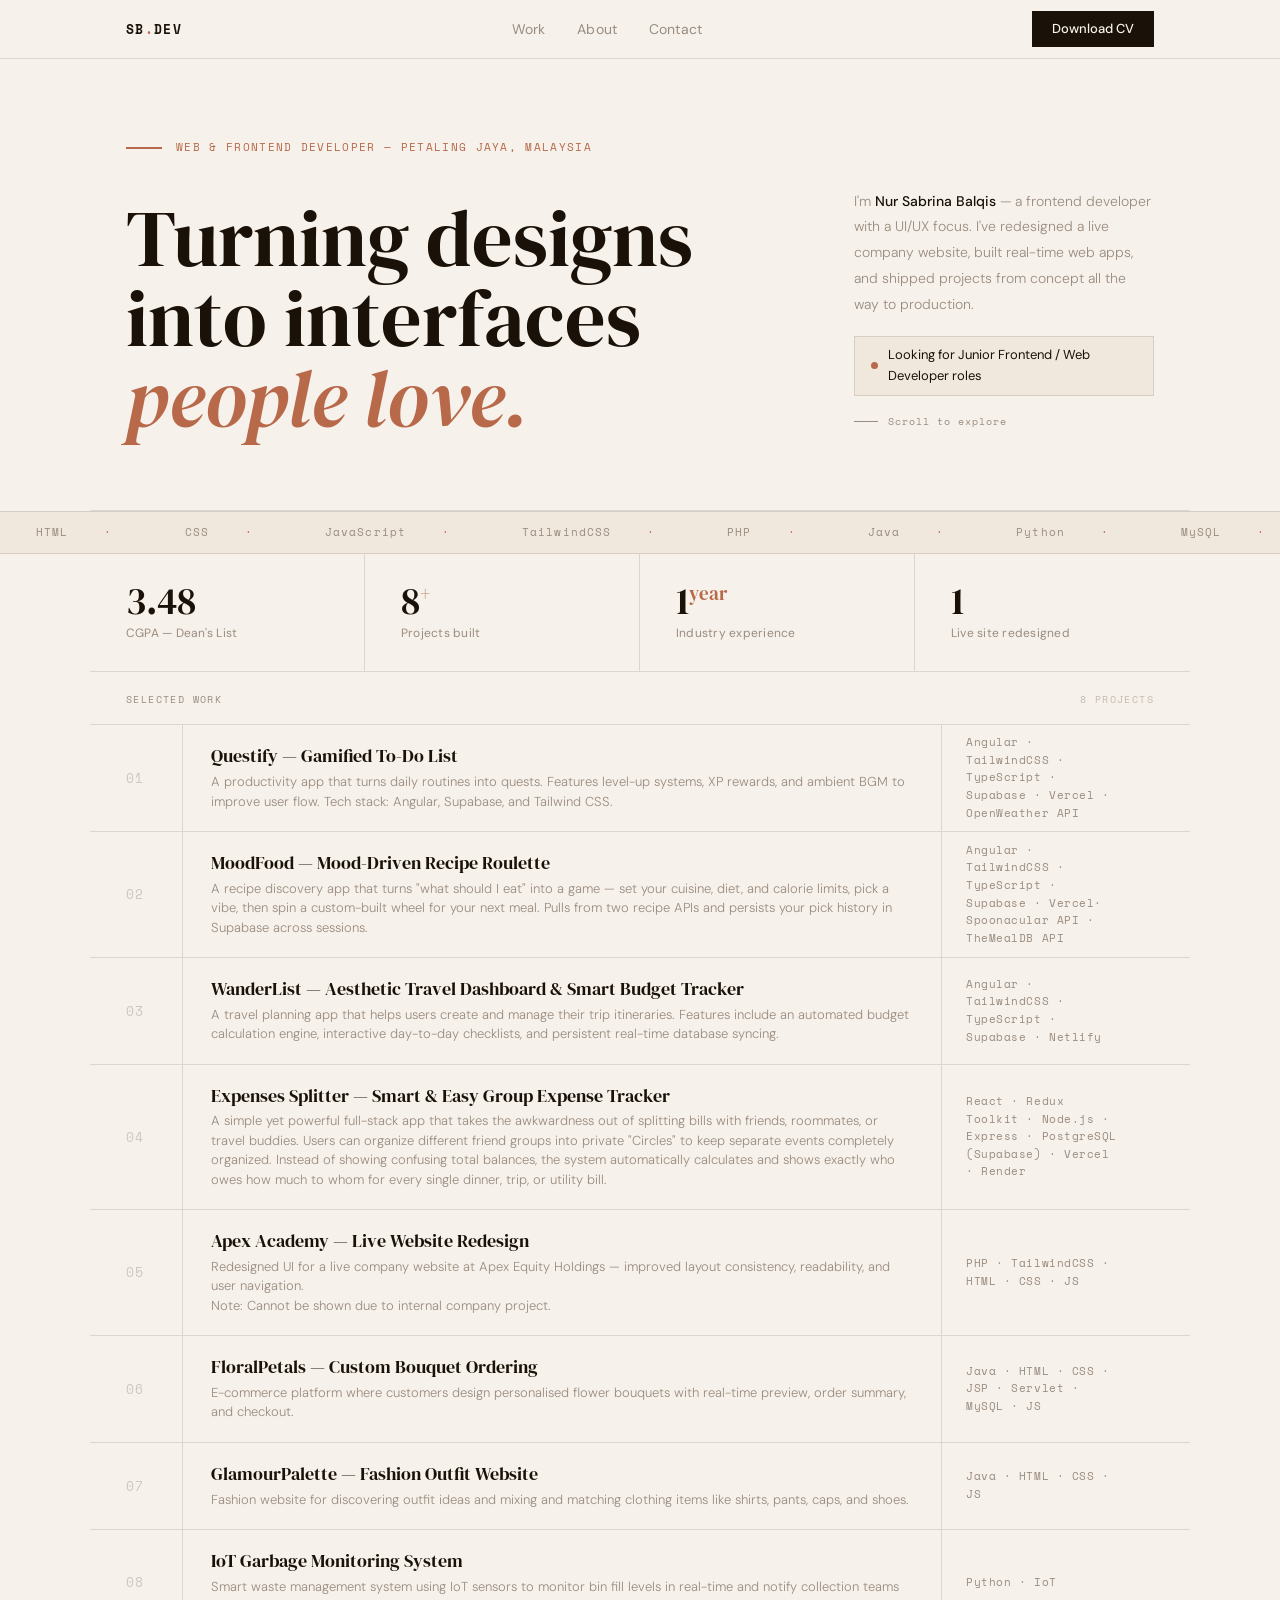
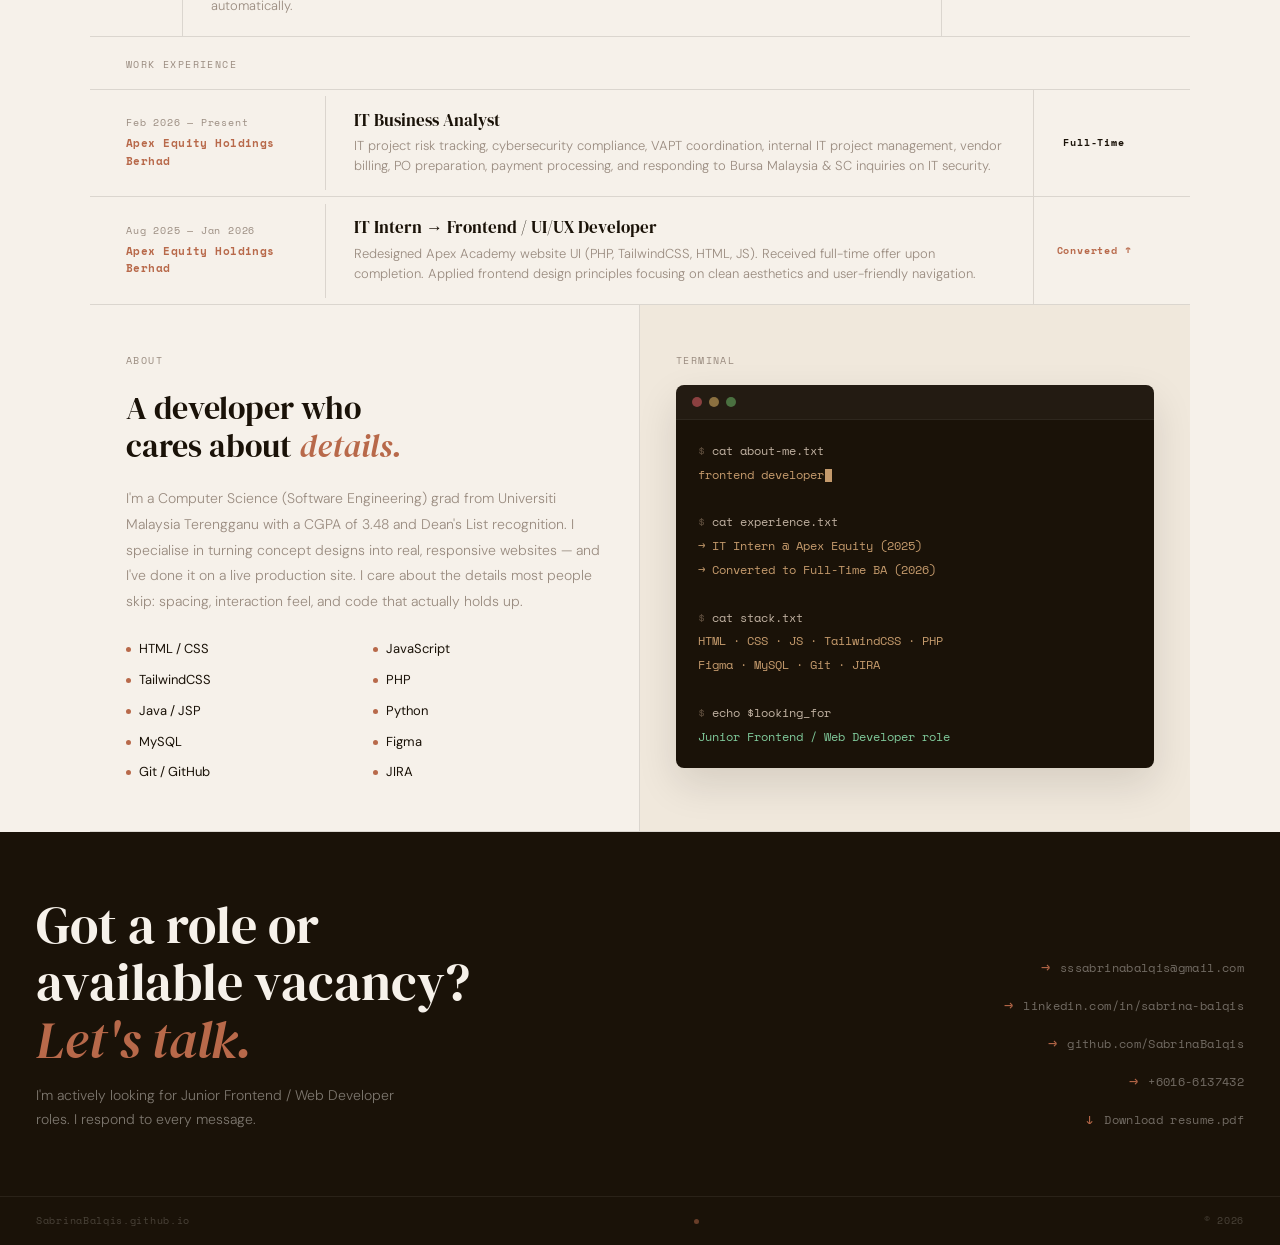
<file: sabrina-portfolio/index.html>
<!DOCTYPE html>
<html lang="en">
<head>
  <meta charset="UTF-8" />
  <meta name="viewport" content="width=device-width, initial-scale=1.0" />
  <title>Nur Sabrina Balqis — Web & Frontend Developer</title>
  <meta name="description" content="Portfolio of Nur Sabrina Balqis — Web & Frontend Developer based in Petaling Jaya, Malaysia. Open to junior frontend roles." />
  <link rel="preconnect" href="https://fonts.googleapis.com" />
  <link rel="preconnect" href="https://fonts.gstatic.com" crossorigin />
  <link href="https://fonts.googleapis.com/css2?family=DM+Serif+Display:ital@0;1&family=DM+Sans:wght@300;400;500&family=Space+Mono:wght@400;700&display=swap" rel="stylesheet" />
  <link rel="stylesheet" href="style.css" />
</head>
<body>

  <!-- ============ NAVBAR ============ -->
  <header class="nav" id="nav">
    <div class="nav__inner">
      <a href="#hero" class="nav__logo">
        SB<span class="nav__logo-dot">.</span>DEV
      </a>
      <nav class="nav__links" aria-label="Primary navigation">
        <a href="#work">Work</a>
        <a href="#about">About</a>
        <a href="#contact">Contact</a>
      </nav>
      <a href="assets/Web Frontend Developer RESUME (SABRINA) 20260628 (2).pdf" download class="nav__cta">Download CV</a>
    </div>
  </header>

  <!-- ============ HERO ============ -->
  <section class="hero" id="hero">
    <div class="hero__eyebrow">
      <span class="hero__line" aria-hidden="true"></span>
      <span class="hero__tag">Web & Frontend Developer — Petaling Jaya, Malaysia</span>
    </div>
    <div class="hero__body">
      <h1 class="hero__heading">
        Turning designs<br>
        into interfaces<br>
        <em>people love.</em>
      </h1>
      <div class="hero__aside">
        <p class="hero__bio">
          I'm <strong>Nur Sabrina Balqis</strong> — a frontend developer
          with a UI/UX focus. I've redesigned a live company website,
          built real-time web apps, and shipped projects from concept 
          all the way to production.
        </p>
        <div class="hero__avail">
          <span class="hero__avail-dot" aria-hidden="true"></span>
          <span>Looking for Junior Frontend / Web Developer roles</span>
        </div>
        <div class="hero__scroll" aria-hidden="true">
          <span class="hero__scroll-line"></span>
          Scroll to explore
        </div>
      </div>
    </div>
  </section>

  <!-- ============ MARQUEE ============ -->
  <div class="marquee-wrap" aria-hidden="true">
    <div class="marquee">
      <span>HTML</span><span>CSS</span><span>JavaScript</span><span>TailwindCSS</span>
      <span>PHP</span><span>Java</span><span>Python</span><span>MySQL</span>
      <span>JSP / Servlet</span><span>Figma</span><span>Git & GitHub</span><span>JIRA</span>
      <span>HTML</span><span>CSS</span><span>JavaScript</span><span>TailwindCSS</span>
      <span>PHP</span><span>Java</span><span>Python</span><span>MySQL</span>
      <span>JSP / Servlet</span><span>Figma</span><span>Git & GitHub</span><span>JIRA</span>
    </div>
  </div>

  <!-- ============ STATS ============ -->
  <div class="stats">
    <div class="stats__cell">
      <span class="stats__n">3.48</span>
      <span class="stats__l">CGPA — Dean's List</span>
    </div>
    <div class="stats__cell">
      <span class="stats__n">8<sup>+</sup></span>
      <span class="stats__l">Projects built</span>
    </div>
    <div class="stats__cell">
      <span class="stats__n">1<sup>year</sup></span>
      <span class="stats__l">Industry experience</span>
    </div>
    <div class="stats__cell">
      <span class="stats__n">1</span>
      <span class="stats__l">Live site redesigned</span>
    </div>
  </div>

  <!-- ============ PROJECTS ============ -->
  <section class="projects" id="work">
    <div class="projects__head">
      <span class="label">Selected Work</span>
      <span class="label label--muted">8 projects</span>
    </div>

    <!-- PROJECT 1: Questify -->
    <a href="https://questify-sb.vercel.app/dashboard" target="_blank" rel="noopener" class="project-row" aria-label="View Questify Website">
      <span class="project-row__num">01</span>
      <div class="project-row__main">
        <h2 class="project-row__title">Questify — Gamified To-Do List</h2>
        <p class="project-row__desc">A productivity app that turns daily routines into quests. Features level-up systems, XP rewards, and ambient BGM to improve user flow. Tech stack: Angular, Supabase, and Tailwind CSS.</p>
      </div>
      <span class="project-row__stack">Angular · TailwindCSS · TypeScript · Supabase · Vercel · OpenWeather API </span>
      <span class="project-row__arrow" aria-hidden="true">→</span>
    </a>

    <!-- PROJECT 2: Mood & Food -->
    <a href="https://mood-food-two.vercel.app/" target="_blank" rel="noopener" class="project-row" aria-label="View Mood & Food Website">
      <span class="project-row__num">02</span>
      <div class="project-row__main">
        <h2 class="project-row__title">MoodFood — Mood-Driven Recipe Roulette</h2>
        <p class="project-row__desc">A recipe discovery app that turns "what should I eat" into a game — set your cuisine, diet, and calorie limits, pick a vibe, then spin a custom-built wheel for your next meal. Pulls from two recipe APIs and persists your pick history in Supabase across sessions.</p>
      </div>
      <span class="project-row__stack">Angular · TailwindCSS · TypeScript · Supabase · Vercel· Spoonacular API · TheMealDB API</span>
      <span class="project-row__arrow" aria-hidden="true">→</span>
    </a>

    <!-- PROJECT 3: Wanderlist -->
    <a href="https://wanderlist-trip.netlify.app/" target="_blank" rel="noopener" class="project-row" aria-label="View Wanderlist Website">
      <span class="project-row__num">03</span>
      <div class="project-row__main">
        <h2 class="project-row__title">WanderList — Aesthetic Travel Dashboard & Smart Budget Tracker</h2>
        <p class="project-row__desc">A travel planning app that helps users create and manage their trip itineraries. Features include an automated budget calculation engine, interactive day-to-day checklists, and persistent real-time database syncing.</p>
      </div>
      <span class="project-row__stack">Angular · TailwindCSS · TypeScript · Supabase · Netlify</span>
      <span class="project-row__arrow" aria-hidden="true">→</span>
    </a>

    <!-- PROJECT 4: Expenses Splitter -->
    <a href="https://expense-splittertracker.vercel.app/" target="_blank" rel="noopener" class="project-row" aria-label="View Expenses Splitter Website">
      <span class="project-row__num">04</span>
      <div class="project-row__main">
        <h2 class="project-row__title">Expenses Splitter — Smart & Easy Group Expense Tracker</h2>
        <p class="project-row__desc">A simple yet powerful full-stack app that takes the awkwardness out of splitting bills with friends, roommates, or travel buddies. Users can organize different friend groups into private "Circles" to keep separate events completely organized. Instead of showing confusing total balances, the system automatically calculates and shows exactly who owes how much to whom for every single dinner, trip, or utility bill.</p>
      </div>
      <span class="project-row__stack">React · Redux Toolkit · Node.js · Express · PostgreSQL (Supabase) · Vercel · Render </span>
      <span class="project-row__arrow" aria-hidden="true">→</span>
    </a>

    <!-- PROJECT 5: Apex Academy -->
    <a href="#" target="_blank" rel="noopener" class="project-row" aria-label="View Apex Academy redesign">
      <!-- ☝️ Replace href with the live Apex Academy URL if public -->
      <span class="project-row__num">05</span>
      <div class="project-row__main">
        <h2 class="project-row__title">Apex Academy — Live Website Redesign</h2>
        <p class="project-row__desc">Redesigned UI for a live company website at Apex Equity Holdings — improved layout consistency, readability, and user navigation.
          <br> Note: Cannot be shown due to internal company project.</p>
      </div>
      <span class="project-row__stack">PHP · TailwindCSS · HTML · CSS · JS</span>
      <span class="project-row__arrow" aria-hidden="true">→</span>
    </a>

    <!-- PROJECT 6: FloralPetals -->
    <a href="#" target="_blank" rel="noopener" class="project-row" aria-label="View FloralPetals System">
      <!-- ☝️ Replace href with GitHub repo or live link -->
      <span class="project-row__num">06</span>
      <div class="project-row__main">
        <h2 class="project-row__title">FloralPetals — Custom Bouquet Ordering</h2>
        <p class="project-row__desc">E-commerce platform where customers design personalised flower bouquets with real-time preview, order summary, and checkout.</p>
      </div>
      <span class="project-row__stack">Java · HTML · CSS · JSP · Servlet · MySQL · JS</span>
      <span class="project-row__arrow" aria-hidden="true">→</span>
    </a>

    <!-- PROJECT 7: GlamourPalette -->
    <a href="https://sabrinabalqis.github.io/GlamourPalette/mainpage.html" target="_blank" rel="noopener" class="project-row" aria-label="View GlamourPalette Website">
      <span class="project-row__num">07</span>
      <div class="project-row__main">
        <h2 class="project-row__title">GlamourPalette — Fashion Outfit Website</h2>
        <p class="project-row__desc">Fashion website for discovering outfit ideas and mixing and matching clothing items like shirts, pants, caps, and shoes.</p>
      </div>
      <span class="project-row__stack">Java · HTML · CSS · JS</span>
      <span class="project-row__arrow" aria-hidden="true">→</span>
    </a>

    <!-- PROJECT 8: IoT Garbage -->
    <a href="#" target="_blank" rel="noopener" class="project-row" aria-label="View IoT Garbage Monitoring System">
      <!-- ☝️ Replace href with GitHub repo -->
      <span class="project-row__num">08</span>
      <div class="project-row__main">
        <h2 class="project-row__title">IoT Garbage Monitoring System</h2>
        <p class="project-row__desc">Smart waste management system using IoT sensors to monitor bin fill levels in real-time and notify collection teams automatically.</p>
      </div>
      <span class="project-row__stack">Python · IoT</span>
      <span class="project-row__arrow" aria-hidden="true">→</span>
    </a>

  </section>

  <!-- ============ EXPERIENCE STRIP ============ -->
  <section class="experience" id="experience">
    <div class="experience__head">
      <span class="label">Work Experience</span>
    </div>
    <div class="exp-row">
      <div class="exp-row__meta">
        <span class="exp-row__date">Feb 2026 — Present</span>
        <span class="exp-row__company">Apex Equity Holdings Berhad</span>
      </div>
      <div class="exp-row__body">
        <h3 class="exp-row__title">IT Business Analyst</h3>
        <p class="exp-row__desc">IT project risk tracking, cybersecurity compliance, VAPT coordination, internal IT project management, vendor billing, 
          PO preparation, payment processing, and responding to Bursa Malaysia & SC inquiries on IT security.</p>
      </div>
      <span class="exp-row__tag">Full-Time</span>
    </div>
    <div class="exp-row">
      <div class="exp-row__meta">
        <span class="exp-row__date">Aug 2025 — Jan 2026</span>
        <span class="exp-row__company">Apex Equity Holdings Berhad</span>
      </div>
      <div class="exp-row__body">
        <h3 class="exp-row__title">IT Intern → Frontend / UI/UX Developer</h3>
        <p class="exp-row__desc">Redesigned Apex Academy website UI (PHP, TailwindCSS, HTML, JS). Received full-time offer upon completion.
        Applied frontend design principles focusing on clean aesthetics and user-friendly navigation. </p>
      </div>
      <span class="exp-row__tag">Converted ↑</span>
    </div>
  </section>

  <!-- ============ ABOUT + TERMINAL ============ -->
  <section class="mid" id="about">
    <div class="about">
      <span class="label">About</span>
      <h2 class="about__heading">
        A developer who<br>cares about <em>details.</em>
      </h2>
      <p class="about__bio">
        I'm a Computer Science (Software Engineering) grad from Universiti Malaysia
        Terengganu with a CGPA of 3.48 and Dean's List recognition. I specialise in
        turning concept designs into real, responsive websites — and I've done it on a
        live production site. I care about the details most people skip: spacing,
        interaction feel, and code that actually holds up.
      </p>
      <ul class="skills" aria-label="Technical skills">
        <li><span class="skills__dot" aria-hidden="true"></span>HTML / CSS</li>
        <li><span class="skills__dot" aria-hidden="true"></span>JavaScript</li>
        <li><span class="skills__dot" aria-hidden="true"></span>TailwindCSS</li>
        <li><span class="skills__dot" aria-hidden="true"></span>PHP</li>
        <li><span class="skills__dot" aria-hidden="true"></span>Java / JSP</li>
        <li><span class="skills__dot" aria-hidden="true"></span>Python</li>
        <li><span class="skills__dot" aria-hidden="true"></span>MySQL</li>
        <li><span class="skills__dot" aria-hidden="true"></span>Figma</li>
        <li><span class="skills__dot" aria-hidden="true"></span>Git / GitHub</li>
        <li><span class="skills__dot" aria-hidden="true"></span>JIRA</li>
      </ul>
    </div>
    <div class="terminal-panel">
  <span class="label">Terminal</span>
  <div class="terminal" role="img" aria-label="Terminal showing Sabrina's developer profile">
    <div class="terminal__bar" aria-hidden="true">
      <span class="tdot tdot--r"></span>
      <span class="tdot tdot--a"></span>
      <span class="tdot tdot--g"></span>
    </div>
    <div class="terminal__body">
      <p class="tl"><span class="tl--dim">$ </span>cat about-me.txt</p>
      <p class="tl"><span class="tl--acc" id="typed"></span><span class="tcursor" aria-hidden="true"></span></p>
      <p class="tl">&nbsp;</p>
      <p class="tl"><span class="tl--dim">$ </span>cat experience.txt</p>
      <p class="tl"><span class="tl--acc">→ IT Intern @ Apex Equity (2025)</span></p>
      <p class="tl"><span class="tl--acc">→ Converted to Full-Time BA (2026)</span></p>
      <p class="tl">&nbsp;</p>
      <p class="tl"><span class="tl--dim">$ </span>cat stack.txt</p>
      <p class="tl"><span class="tl--acc">HTML · CSS · JS · TailwindCSS · PHP</span></p>
      <p class="tl"><span class="tl--acc">Figma · MySQL · Git · JIRA</span></p>
      <p class="tl">&nbsp;</p>
      <p class="tl"><span class="tl--dim">$ </span>echo $looking_for</p>
      <p class="tl"><span style="color:#7FC99A">Junior Frontend / Web Developer role</span></p>
    </div>
  </div>
</div>
  </section>

  <!-- ============ CONTACT ============ -->
  <section class="contact" id="contact">
    <div class="contact__left">
      <h2 class="contact__heading">
        Got a role or<br>
        available vacancy?<br>
        <em>Let's talk.</em>
      </h2>
      <p class="contact__sub">
        I'm actively looking for Junior Frontend / Web Developer roles. I respond to every message.
      </p>
    </div>
    <div class="contact__links">
      <a href="mailto:sssabrinabalqis@gmail.com" class="clink">
        <span class="clink__arr">→</span>
        <span>sssabrinabalqis@gmail.com</span>
      </a>
      <a href="https://linkedin.com/in/sabrina-balqis" target="_blank" rel="noopener" class="clink">
        <span class="clink__arr">→</span>
        <span>linkedin.com/in/sabrina-balqis</span>
      </a>
      <a href="https://github.com/SabrinaBalqis" target="_blank" rel="noopener" class="clink">
        <span class="clink__arr">→</span>
        <span>github.com/SabrinaBalqis</span>
      </a>
      <a href="tel:+60166137432" class="clink">
        <span class="clink__arr">→</span>
        <span>+6016-6137432</span>
      </a>
      <a href="assets/Web Frontend Developer RESUME (SABRINA) 20260628 (2).pdf" download class="clink">
        <span class="clink__arr">↓</span>
        <span>Download resume.pdf</span>
      </a>
    </div>
  </section>

  <!-- ============ FOOTER ============ -->
  <footer class="footer">
    <span>SabrinaBalqis.github.io</span>
    <span class="footer__dot" aria-hidden="true"></span>
    <span id="footer-year"></span>
  </footer>

  <script src="script.js"></script>
</body>
</html>
</file>
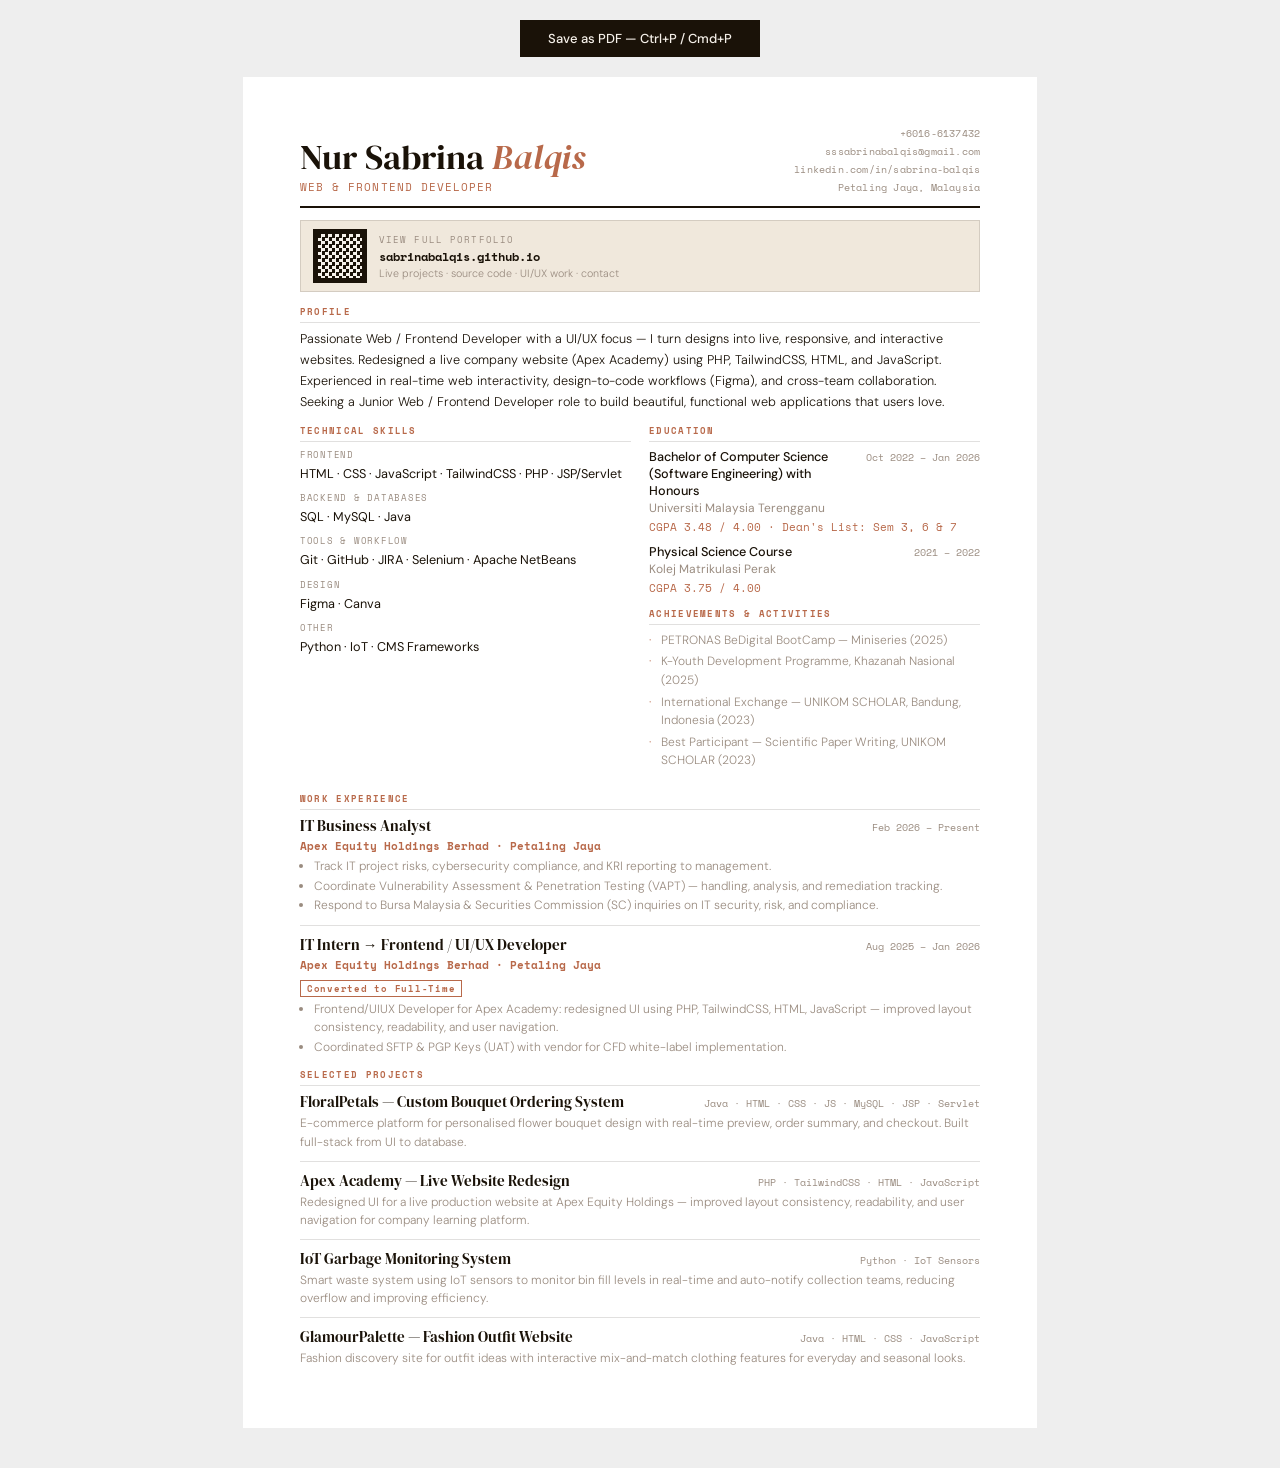
<file: sabrina-portfolio/resume.html>
<!DOCTYPE html>
<html lang="en">
<head>
  <meta charset="UTF-8" />
  <meta name="viewport" content="width=device-width, initial-scale=1.0" />
  <title>Nur Sabrina Balqis — Resume</title>
  <link rel="preconnect" href="https://fonts.googleapis.com" />
  <link rel="preconnect" href="https://fonts.gstatic.com" crossorigin />
  <link href="https://fonts.googleapis.com/css2?family=DM+Serif+Display:ital@0;1&family=DM+Sans:wght@300;400;500&family=Space+Mono:wght@400;700&display=swap" rel="stylesheet" />
  <style>
    :root {
      --ink:    #1A1208;
      --cream:  #F6F1EA;
      --warm:   #F0E8DC;
      --accent: #B8694A;
      --muted:  #9A8C80;
      --border: 1px solid rgba(26,18,8,0.13);
      --font-serif: 'DM Serif Display', Georgia, serif;
      --font-sans:  'DM Sans', system-ui, sans-serif;
      --font-mono:  'Space Mono', 'Courier New', monospace;
    }
    *, *::before, *::after { box-sizing: border-box; margin: 0; padding: 0; }

    body {
      font-family: var(--font-sans);
      background: #eee;
      color: var(--ink);
      -webkit-print-color-adjust: exact;
      print-color-adjust: exact;
    }

    /* ---- Print button (hidden on print) ---- */
    .print-btn {
      display: block;
      margin: 20px auto;
      font-family: var(--font-sans);
      font-size: 13px;
      font-weight: 500;
      padding: 10px 28px;
      background: var(--ink);
      color: var(--cream);
      border: none;
      cursor: pointer;
      transition: background 0.2s;
    }
    .print-btn:hover { background: var(--accent); }
    @media print { .print-btn { display: none; } body { background: #fff; } }

    /* ---- A4 Page ---- */
    .page {
      width: 210mm;
      min-height: 297mm;
      background: #fff;
      margin: 0 auto 40px;
      padding: 13mm 15mm 13mm 15mm;
      display: flex;
      flex-direction: column;
      gap: 0;
    }
    @media print {
      .page { margin: 0; padding: 12mm 14mm; box-shadow: none; }
    }

    /* ===== HEADER ===== */
    .r-header {
      display: flex;
      justify-content: space-between;
      align-items: flex-end;
      padding-bottom: 11px;
      border-bottom: 2px solid var(--ink);
      margin-bottom: 12px;
      gap: 16px;
    }
    .r-name {
      font-family: var(--font-serif);
      font-size: 26pt;
      font-weight: 400;
      line-height: 1.0;
      color: var(--ink);
      margin-bottom: 4px;
    }
    .r-name em { font-style: italic; color: var(--accent); }
    .r-role {
      font-family: var(--font-mono);
      font-size: 8pt;
      letter-spacing: 0.1em;
      text-transform: uppercase;
      color: var(--accent);
    }
    .r-contact {
      display: flex;
      flex-direction: column;
      align-items: flex-end;
      gap: 3px;
    }
    .r-contact a, .r-contact span {
      font-family: var(--font-mono);
      font-size: 7.5pt;
      color: var(--muted);
      text-decoration: none;
      letter-spacing: 0.02em;
    }

    /* ===== PORTFOLIO BADGE ===== */
    .r-badge {
      display: flex;
      align-items: center;
      gap: 12px;
      background: var(--warm);
      border: var(--border);
      padding: 8px 12px;
      margin-bottom: 13px;
    }
    .r-qr {
      width: 54px;
      height: 54px;
      flex-shrink: 0;
      background: var(--ink);
      display: flex;
      align-items: center;
      justify-content: center;
      overflow: hidden;
      position: relative;
    }
    /* QR pattern placeholder — replace with your real QR image */
    .r-qr::before {
      content: '';
      position: absolute;
      inset: 5px;
      background: repeating-conic-gradient(var(--cream) 0% 25%, var(--ink) 0% 50%) 0 0 / 7px 7px;
    }
    .r-qr img {
      width: 100%;
      height: 100%;
      object-fit: cover;
      position: relative;
      z-index: 1;
    }
    .r-badge-info {}
    .r-badge-label {
      font-family: var(--font-mono);
      font-size: 7pt;
      letter-spacing: 0.12em;
      text-transform: uppercase;
      color: var(--muted);
      margin-bottom: 2px;
    }
    .r-badge-url {
      font-family: var(--font-mono);
      font-size: 9pt;
      font-weight: 700;
      color: var(--ink);
    }
    .r-badge-desc {
      font-size: 8pt;
      color: var(--muted);
      margin-top: 1px;
      font-weight: 300;
    }

    /* ===== SECTION ===== */
    .r-sec { margin-bottom: 11px; }
    .r-sec-title {
      font-family: var(--font-mono);
      font-size: 7pt;
      font-weight: 700;
      letter-spacing: 0.14em;
      text-transform: uppercase;
      color: var(--accent);
      margin-bottom: 6px;
      padding-bottom: 4px;
      border-bottom: var(--border);
    }

    /* ===== SUMMARY ===== */
    .r-summary {
      font-size: 9.5pt;
      line-height: 1.65;
      color: var(--ink);
      font-weight: 300;
    }

    /* ===== TWO COLUMN ===== */
    .r-two { display: grid; grid-template-columns: 1fr 1fr; gap: 18px; margin-bottom: 11px; }

    /* ===== SKILLS ===== */
    .r-skill-group { margin-bottom: 7px; }
    .r-skill-label {
      font-family: var(--font-mono);
      font-size: 7pt;
      text-transform: uppercase;
      letter-spacing: 0.08em;
      color: var(--muted);
      margin-bottom: 3px;
    }
    .r-skill-items {
      font-size: 9.5pt;
      color: var(--ink);
      line-height: 1.6;
      font-weight: 400;
    }

    /* ===== EXPERIENCE ===== */
    .r-exp { margin-bottom: 9px; padding-bottom: 9px; border-bottom: var(--border); }
    .r-exp:last-child { border-bottom: none; margin-bottom: 0; padding-bottom: 0; }
    .r-exp-header {
      display: flex;
      justify-content: space-between;
      align-items: baseline;
      gap: 8px;
      margin-bottom: 2px;
    }
    .r-exp-title {
      font-family: var(--font-serif);
      font-size: 11pt;
      font-weight: 400;
      color: var(--ink);
    }
    .r-exp-date {
      font-family: var(--font-mono);
      font-size: 7.5pt;
      color: var(--muted);
      white-space: nowrap;
    }
    .r-exp-company {
      font-family: var(--font-mono);
      font-size: 8pt;
      color: var(--accent);
      font-weight: 700;
      margin-bottom: 3px;
    }
    .r-exp-badge {
      display: inline-block;
      font-family: var(--font-mono);
      font-size: 7pt;
      font-weight: 700;
      letter-spacing: 0.08em;
      color: var(--accent);
      border: 1px solid var(--accent);
      padding: 1px 6px;
      margin-bottom: 3px;
    }
    .r-exp-desc {
      font-size: 9pt;
      color: var(--muted);
      line-height: 1.55;
      font-weight: 300;
    }
    .r-exp-desc li {
      margin-left: 14px;
      margin-bottom: 1px;
    }

    /* ===== PROJECTS ===== */
    .r-proj { margin-bottom: 9px; padding-bottom: 9px; border-bottom: var(--border); }
    .r-proj:last-child { border-bottom: none; margin-bottom: 0; padding-bottom: 0; }
    .r-proj-header {
      display: flex;
      justify-content: space-between;
      align-items: baseline;
      gap: 8px;
      margin-bottom: 2px;
    }
    .r-proj-name {
      font-family: var(--font-serif);
      font-size: 11pt;
      font-weight: 400;
      color: var(--ink);
    }
    .r-proj-stack {
      font-family: var(--font-mono);
      font-size: 7.5pt;
      color: var(--muted);
      white-space: nowrap;
    }
    .r-proj-desc {
      font-size: 9pt;
      color: var(--muted);
      line-height: 1.55;
      font-weight: 300;
    }

    /* ===== EDUCATION ===== */
    .r-edu { margin-bottom: 8px; }
    .r-edu:last-child { margin-bottom: 0; }
    .r-edu-header {
      display: flex;
      justify-content: space-between;
      align-items: baseline;
      gap: 8px;
    }
    .r-edu-degree {
      font-size: 9.5pt;
      font-weight: 500;
      color: var(--ink);
    }
    .r-edu-date {
      font-family: var(--font-mono);
      font-size: 7.5pt;
      color: var(--muted);
      white-space: nowrap;
    }
    .r-edu-school {
      font-size: 9pt;
      color: var(--muted);
      margin-top: 1px;
    }
    .r-edu-detail {
      font-size: 8.5pt;
      color: var(--accent);
      font-family: var(--font-mono);
      margin-top: 2px;
    }

    /* ===== ACHIEVEMENTS ===== */
    .r-ach-item {
      font-size: 9pt;
      color: var(--muted);
      font-weight: 300;
      line-height: 1.55;
      padding-left: 12px;
      position: relative;
      margin-bottom: 3px;
    }
    .r-ach-item::before {
      content: '·';
      position: absolute;
      left: 0;
      color: var(--accent);
    }
  </style>
</head>
<body>

  <button class="print-btn" onclick="window.print()">Save as PDF — Ctrl+P / Cmd+P</button>

  <div class="page">

    <!-- HEADER -->
    <header class="r-header">
      <div>
        <h1 class="r-name">Nur Sabrina <em>Balqis</em></h1>
        <p class="r-role">Web &amp; Frontend Developer</p>
      </div>
      <div class="r-contact">
        <a href="tel:+60166137432">+6016-6137432</a>
        <a href="mailto:sssabrinabalqis@gmail.com">sssabrinabalqis@gmail.com</a>
        <a href="https://linkedin.com/in/sabrina-balqis">linkedin.com/in/sabrina-balqis</a>
        <span>Petaling Jaya, Malaysia</span>
      </div>
    </header>

    <!-- PORTFOLIO BADGE -->
    <div class="r-badge">
      <div class="r-qr">
        <!--
          ☝️ HOW TO ADD YOUR QR CODE:
          1. Push your portfolio to GitHub Pages
          2. Go to qr-code-generator.com
          3. Enter your URL (e.g. https://sabrinabalqis.github.io)
          4. Download PNG → save as assets/qr.png
          5. Replace the <div class="r-qr"> above with:
             <div class="r-qr"><img src="assets/qr.png" alt="Portfolio QR" /></div>
        -->
      </div>
      <div class="r-badge-info">
        <p class="r-badge-label">View full portfolio</p>
        <p class="r-badge-url">sabrinabalqis.github.io</p>
        <p class="r-badge-desc">Live projects · source code · UI/UX work · contact</p>
      </div>
    </div>

    <!-- SUMMARY -->
    <div class="r-sec">
      <p class="r-sec-title">Profile</p>
      <p class="r-summary">
        Passionate Web / Frontend Developer with a UI/UX focus — I turn designs into live, responsive, and
        interactive websites. Redesigned a live company website (Apex Academy) using PHP, TailwindCSS, HTML,
        and JavaScript. Experienced in real-time web interactivity, design-to-code workflows (Figma), and
        cross-team collaboration. Seeking a Junior Web / Frontend Developer role to build beautiful, functional
        web applications that users love.
      </p>
    </div>

    <!-- SKILLS + EDUCATION side by side -->
    <div class="r-two">
      <div>
        <div class="r-sec">
          <p class="r-sec-title">Technical Skills</p>
          <div class="r-skill-group">
            <p class="r-skill-label">Frontend</p>
            <p class="r-skill-items">HTML · CSS · JavaScript · TailwindCSS · PHP · JSP/Servlet</p>
          </div>
          <div class="r-skill-group">
            <p class="r-skill-label">Backend &amp; Databases</p>
            <p class="r-skill-items">SQL · MySQL · Java</p>
          </div>
          <div class="r-skill-group">
            <p class="r-skill-label">Tools &amp; Workflow</p>
            <p class="r-skill-items">Git · GitHub · JIRA · Selenium · Apache NetBeans</p>
          </div>
          <div class="r-skill-group">
            <p class="r-skill-label">Design</p>
            <p class="r-skill-items">Figma · Canva</p>
          </div>
          <div class="r-skill-group">
            <p class="r-skill-label">Other</p>
            <p class="r-skill-items">Python · IoT · CMS Frameworks</p>
          </div>
        </div>
      </div>
      <div>
        <div class="r-sec">
          <p class="r-sec-title">Education</p>
          <div class="r-edu">
            <div class="r-edu-header">
              <span class="r-edu-degree">Bachelor of Computer Science (Software Engineering) with Honours</span>
              <span class="r-edu-date">Oct 2022 – Jan 2026</span>
            </div>
            <p class="r-edu-school">Universiti Malaysia Terengganu</p>
            <p class="r-edu-detail">CGPA 3.48 / 4.00 · Dean's List: Sem 3, 6 &amp; 7</p>
          </div>
          <div class="r-edu">
            <div class="r-edu-header">
              <span class="r-edu-degree">Physical Science Course</span>
              <span class="r-edu-date">2021 – 2022</span>
            </div>
            <p class="r-edu-school">Kolej Matrikulasi Perak</p>
            <p class="r-edu-detail">CGPA 3.75 / 4.00</p>
          </div>
        </div>
        <div class="r-sec">
          <p class="r-sec-title">Achievements &amp; Activities</p>
          <p class="r-ach-item">PETRONAS BeDigital BootCamp — Miniseries (2025)</p>
          <p class="r-ach-item">K-Youth Development Programme, Khazanah Nasional (2025)</p>
          <p class="r-ach-item">International Exchange — UNIKOM SCHOLAR, Bandung, Indonesia (2023)</p>
          <p class="r-ach-item">Best Participant — Scientific Paper Writing, UNIKOM SCHOLAR (2023)</p>
        </div>
      </div>
    </div>

    <!-- EXPERIENCE -->
    <div class="r-sec">
      <p class="r-sec-title">Work Experience</p>

      <div class="r-exp">
        <div class="r-exp-header">
          <span class="r-exp-title">IT Business Analyst</span>
          <span class="r-exp-date">Feb 2026 – Present</span>
        </div>
        <p class="r-exp-company">Apex Equity Holdings Berhad · Petaling Jaya</p>
        <ul class="r-exp-desc">
          <li>Track IT project risks, cybersecurity compliance, and KRI reporting to management.</li>
          <li>Coordinate Vulnerability Assessment &amp; Penetration Testing (VAPT) — handling, analysis, and remediation tracking.</li>
          <li>Respond to Bursa Malaysia &amp; Securities Commission (SC) inquiries on IT security, risk, and compliance.</li>
        </ul>
      </div>

      <div class="r-exp">
        <div class="r-exp-header">
          <span class="r-exp-title">IT Intern → Frontend / UI/UX Developer</span>
          <span class="r-exp-date">Aug 2025 – Jan 2026</span>
        </div>
        <p class="r-exp-company">Apex Equity Holdings Berhad · Petaling Jaya</p>
        <span class="r-exp-badge">Converted to Full-Time</span>
        <ul class="r-exp-desc">
          <li>Frontend/UIUX Developer for Apex Academy: redesigned UI using PHP, TailwindCSS, HTML, JavaScript — improved layout consistency, readability, and user navigation.</li>
          <li>Coordinated SFTP &amp; PGP Keys (UAT) with vendor for CFD white-label implementation.</li>
        </ul>
      </div>
    </div>

    <!-- PROJECTS -->
    <div class="r-sec">
      <p class="r-sec-title">Selected Projects</p>

      <div class="r-proj">
        <div class="r-proj-header">
          <span class="r-proj-name">FloralPetals — Custom Bouquet Ordering System</span>
          <span class="r-proj-stack">Java · HTML · CSS · JS · MySQL · JSP · Servlet</span>
        </div>
        <p class="r-proj-desc">E-commerce platform for personalised flower bouquet design with real-time preview, order summary, and checkout. Built full-stack from UI to database.</p>
      </div>

      <div class="r-proj">
        <div class="r-proj-header">
          <span class="r-proj-name">Apex Academy — Live Website Redesign</span>
          <span class="r-proj-stack">PHP · TailwindCSS · HTML · JavaScript</span>
        </div>
        <p class="r-proj-desc">Redesigned UI for a live production website at Apex Equity Holdings — improved layout consistency, readability, and user navigation for company learning platform.</p>
      </div>

      <div class="r-proj">
        <div class="r-proj-header">
          <span class="r-proj-name">IoT Garbage Monitoring System</span>
          <span class="r-proj-stack">Python · IoT Sensors</span>
        </div>
        <p class="r-proj-desc">Smart waste system using IoT sensors to monitor bin fill levels in real-time and auto-notify collection teams, reducing overflow and improving efficiency.</p>
      </div>

      <div class="r-proj">
        <div class="r-proj-header">
          <span class="r-proj-name">GlamourPalette — Fashion Outfit Website</span>
          <span class="r-proj-stack">Java · HTML · CSS · JavaScript</span>
        </div>
        <p class="r-proj-desc">Fashion discovery site for outfit ideas with interactive mix-and-match clothing features for everyday and seasonal looks.</p>
      </div>

    </div>

  </div><!-- /page -->

</body>
</html>
</file>
<file: sabrina-portfolio/style.css>
/* ================================================
   SABRINA BALQIS — Portfolio style.css
   Palette: cream #F6F1EA · warm #F0E8DC · ink #1A1208
   Accent:  terracotta #B8694A
   Type:    DM Serif Display · DM Sans · Space Mono
   ================================================ */

/* ---- RESET ---- */
*, *::before, *::after { box-sizing: border-box; margin: 0; padding: 0; }
html { scroll-behavior: smooth; font-size: 16px; }

/* ---- TOKENS ---- */
:root {
  --ink:         #1A1208;
  --cream:       #F6F1EA;
  --warm:        #F0E8DC;
  --accent:      #B8694A;
  --accent-lt:   #F3E0D8;
  --muted:       #9A8C80;
  --border:      1.5px solid rgba(26,18,8,0.12);
  --border-hard: 1.5px solid #1A1208;
  --font-serif:  'DM Serif Display', Georgia, serif;
  --font-sans:   'DM Sans', system-ui, sans-serif;
  --font-mono:   'Space Mono', 'Courier New', monospace;
  --max:         1100px;
}

/* ---- BASE ---- */
body {
  font-family: var(--font-sans);
  background: var(--cream);
  color: var(--ink);
  line-height: 1.6;
  overflow-x: hidden;
}
a { color: inherit; text-decoration: none; }
sup { font-size: 0.55em; vertical-align: super; }

/* ---- SHARED LABEL ---- */
.label {
  font-family: var(--font-mono);
  font-size: 10px;
  letter-spacing: 0.14em;
  text-transform: uppercase;
  color: var(--muted);
}
.label--muted { opacity: 0.55; }

/* ======================================
   NAV
   ====================================== */
.nav {
  position: sticky;
  top: 0;
  z-index: 100;
  background: rgba(246,241,234,0.93);
  backdrop-filter: blur(10px);
  -webkit-backdrop-filter: blur(10px);
  border-bottom: var(--border);
}
.nav__inner {
  max-width: var(--max);
  margin: 0 auto;
  padding: 0 36px;
  height: 58px;
  display: flex;
  align-items: center;
  justify-content: space-between;
  gap: 20px;
}
.nav__logo {
  font-family: var(--font-mono);
  font-weight: 700;
  font-size: 13px;
  letter-spacing: 0.1em;
  color: var(--ink);
}
.nav__logo-dot { color: var(--accent); }
.nav__links { display: flex; gap: 32px; }
.nav__links a {
  font-size: 14px;
  font-weight: 400;
  color: var(--muted);
  letter-spacing: 0.01em;
  transition: color 0.2s;
}
.nav__links a:hover { color: var(--ink); }
.nav__cta {
  font-family: var(--font-sans);
  font-size: 13px;
  font-weight: 500;
  padding: 8px 20px;
  background: var(--ink);
  color: var(--cream);
  border: none;
  cursor: pointer;
  transition: background 0.2s;
  white-space: nowrap;
  display: inline-block;
}
.nav__cta:hover { background: var(--accent); }

/* ======================================
   HERO
   ====================================== */
.hero {
  max-width: var(--max);
  margin: 0 auto;
  padding: 80px 36px 72px;
  border-bottom: var(--border);
  display: flex;
  flex-direction: column;
  gap: 32px;
}
.hero__eyebrow {
  display: flex;
  align-items: center;
  gap: 14px;
}
.hero__line {
  display: block;
  width: 36px;
  height: 1.5px;
  background: var(--accent);
  flex-shrink: 0;
}
.hero__tag {
  font-family: var(--font-mono);
  font-size: 11px;
  letter-spacing: 0.12em;
  text-transform: uppercase;
  color: var(--accent);
}
.hero__body {
  display: flex;
  align-items: flex-end;
  justify-content: space-between;
  gap: 40px;
  flex-wrap: wrap;
}
.hero__heading {
  font-family: var(--font-serif);
  font-weight: 400;
  font-size: clamp(44px, 7vw, 80px);
  line-height: 1.0;
  color: var(--ink);
  max-width: 620px;
}
.hero__heading em { font-style: italic; color: var(--accent); }
.hero__aside {
  display: flex;
  flex-direction: column;
  gap: 18px;
  max-width: 300px;
  padding-bottom: 8px;
  flex-shrink: 0;
}
.hero__bio {
  font-size: 14px;
  line-height: 1.85;
  color: var(--muted);
  font-weight: 300;
}
.hero__bio strong { color: var(--ink); font-weight: 500; }
.hero__avail {
  display: inline-flex;
  align-items: center;
  gap: 10px;
  border: var(--border);
  padding: 8px 16px;
  background: var(--warm);
  font-size: 13px;
  font-weight: 400;
  color: var(--ink);
}
.hero__avail-dot {
  display: block;
  width: 7px;
  height: 7px;
  border-radius: 50%;
  background: var(--accent);
  flex-shrink: 0;
  animation: pulse 2.4s ease-in-out infinite;
}
@keyframes pulse {
  0%, 100% { opacity: 1; transform: scale(1); }
  50%       { opacity: 0.3; transform: scale(0.8); }
}
.hero__scroll {
  display: flex;
  align-items: center;
  gap: 10px;
  font-family: var(--font-mono);
  font-size: 10px;
  letter-spacing: 0.1em;
  color: var(--muted);
}
.hero__scroll-line {
  display: block;
  width: 24px;
  height: 1px;
  background: var(--muted);
}

/* ======================================
   MARQUEE
   ====================================== */
.marquee-wrap {
  border-bottom: var(--border);
  border-top: var(--border);
  overflow: hidden;
  background: var(--warm);
  padding: 12px 0;
}
.marquee {
  display: flex;
  white-space: nowrap;
  animation: marquee 22s linear infinite;
}
.marquee span {
  font-family: var(--font-mono);
  font-size: 11px;
  letter-spacing: 0.1em;
  padding: 0 36px;
  color: var(--muted);
}
.marquee span::after {
  content: '·';
  margin-left: 36px;
  color: var(--accent);
}
@keyframes marquee {
  from { transform: translateX(0); }
  to   { transform: translateX(-50%); }
}

/* ======================================
   STATS
   ====================================== */
.stats {
  display: grid;
  grid-template-columns: repeat(4, 1fr);
  border-bottom: var(--border);
  max-width: var(--max);
  margin: 0 auto;
  width: 100%;
}
.stats__cell {
  padding: 28px 36px;
  border-right: var(--border);
  display: flex;
  flex-direction: column;
  gap: 4px;
}
.stats__cell:last-child { border-right: none; }
.stats__n {
  font-family: var(--font-serif);
  font-size: 38px;
  line-height: 1;
  color: var(--ink);
  font-weight: 400;
}
.stats__n sup { color: var(--accent); font-size: 0.5em; }
.stats__l {
  font-size: 12px;
  color: var(--muted);
  letter-spacing: 0.02em;
}

/* ======================================
   PROJECTS
   ====================================== */
.projects {
  border-bottom: var(--border);
  max-width: var(--max);
  margin: 0 auto;
  width: 100%;
}
.projects__head {
  display: flex;
  justify-content: space-between;
  align-items: center;
  padding: 20px 36px 16px;
  border-bottom: var(--border);
}
.project-row {
  display: grid;
  grid-template-columns: 56px 1fr 180px 32px;
  align-items: center;
  gap: 0;
  padding: 0 36px;
  border-bottom: var(--border);
  cursor: pointer;
  min-height: 80px;
  text-decoration: none;
  color: var(--ink);
  transition: background 0.2s;
}
.project-row:last-child { border-bottom: none; }
.project-row:hover { background: var(--accent-lt); }
.project-row:hover .project-row__num   { color: var(--accent); }
.project-row:hover .project-row__arrow { opacity: 1; transform: translateX(0); }
.project-row__num {
  font-family: var(--font-mono);
  font-size: 13px;
  color: rgba(26,18,8,0.18);
  letter-spacing: 0.06em;
  transition: color 0.2s;
}
.project-row__main {
  padding: 20px 28px;
  border-left: var(--border);
  border-right: var(--border);
  height: 100%;
  display: flex;
  flex-direction: column;
  justify-content: center;
  gap: 5px;
}
.project-row__title {
  font-family: var(--font-serif);
  font-size: 18px;
  font-weight: 400;
  color: var(--ink);
  line-height: 1.2;
}
.project-row__desc {
  font-size: 13px;
  color: var(--muted);
  font-weight: 300;
  line-height: 1.5;
}
.project-row__stack {
  font-family: var(--font-mono);
  font-size: 11px;
  color: var(--muted);
  letter-spacing: 0.05em;
  padding-left: 24px;
}
.project-row__arrow {
  font-size: 20px;
  color: var(--accent);
  opacity: 0;
  transform: translateX(-8px);
  transition: opacity 0.2s, transform 0.2s;
  padding-left: 8px;
}

/* ======================================
   EXPERIENCE
   ====================================== */
.experience {
  border-bottom: var(--border);
  max-width: var(--max);
  margin: 0 auto;
  width: 100%;
}
.experience__head {
  display: flex;
  justify-content: space-between;
  align-items: center;
  padding: 20px 36px 16px;
  border-bottom: var(--border);
}

/* Each experience row — same grid language as project rows */
.exp-row {
  display: grid;
  grid-template-columns: 200px 1fr 120px;
  align-items: center;
  gap: 0;
  padding: 0 36px;
  border-bottom: var(--border);
  min-height: 88px;
  transition: background 0.2s;
}
.exp-row:last-child { border-bottom: none; }
.exp-row:hover { background: var(--accent-lt); }

/* Left: date + company */
.exp-row__meta {
  display: flex;
  flex-direction: column;
  gap: 5px;
  padding: 20px 24px 20px 0;
  border-right: var(--border);
}
.exp-row__date {
  font-family: var(--font-mono);
  font-size: 10px;
  letter-spacing: 0.08em;
  color: var(--muted);
  line-height: 1.4;
}
.exp-row__company {
  font-family: var(--font-mono);
  font-size: 11px;
  font-weight: 700;
  color: var(--accent);
  letter-spacing: 0.04em;
}

/* Middle: role + description */
.exp-row__body {
  padding: 20px 28px;
  border-right: var(--border);
  height: 100%;
  display: flex;
  flex-direction: column;
  justify-content: center;
  gap: 6px;
}
.exp-row__title {
  font-family: var(--font-serif);
  font-size: 17px;
  font-weight: 400;
  color: var(--ink);
  line-height: 1.2;
}
.exp-row__desc {
  font-size: 13px;
  color: var(--muted);
  font-weight: 300;
  line-height: 1.55;
}

/* Right: tag badge */
.exp-row__tag {
  font-family: var(--font-mono);
  font-size: 10px;
  font-weight: 700;
  letter-spacing: 0.08em;
  color: var(--ink);
  text-align: center;
  padding: 0 16px;
}
/* highlight the "Converted" badge */
.exp-row:nth-child(3) .exp-row__tag {
  color: var(--accent);
}

/* ======================================
   ABOUT + TERMINAL
   ====================================== */
.mid {
  display: grid;
  grid-template-columns: 1fr 1fr;
  border-bottom: var(--border);
  max-width: var(--max);
  margin: 0 auto;
  width: 100%;
}
.about {
  padding: 48px 36px;
  border-right: var(--border);
  display: flex;
  flex-direction: column;
  gap: 20px;
}
.about__heading {
  font-family: var(--font-serif);
  font-weight: 400;
  font-size: clamp(24px, 3vw, 32px);
  line-height: 1.2;
  color: var(--ink);
}
.about__heading em { font-style: italic; color: var(--accent); }
.about__bio {
  font-size: 14px;
  line-height: 1.85;
  color: var(--muted);
  font-weight: 300;
}
.skills {
  list-style: none;
  display: grid;
  grid-template-columns: 1fr 1fr;
  gap: 10px 16px;
  margin-top: 4px;
}
.skills li {
  display: flex;
  align-items: center;
  gap: 8px;
  font-size: 13px;
  color: var(--ink);
}
.skills__dot {
  display: block;
  width: 5px;
  height: 5px;
  border-radius: 50%;
  background: var(--accent);
  flex-shrink: 0;
}

/* Terminal panel */
.terminal-panel {
  padding: 48px 36px;
  background: var(--warm);
  display: flex;
  flex-direction: column;
  gap: 16px;
}
.terminal {
  background: var(--ink);
  border-radius: 8px;
  overflow: hidden;
  box-shadow: 0 16px 40px rgba(26,18,8,0.12);
}
.terminal__bar {
  display: flex;
  gap: 7px;
  align-items: center;
  padding: 12px 16px;
  background: rgba(255,255,255,0.04);
  border-bottom: 1px solid rgba(255,255,255,0.05);
}
.tdot { display: block; width: 10px; height: 10px; border-radius: 50%; }
.tdot--r { background: #8B4040; }
.tdot--a { background: #8B7040; }
.tdot--g { background: #4A7040; }
.terminal__body {
  padding: 20px 22px;
  display: flex;
  flex-direction: column;
  gap: 1px;
}
.tl {
  font-family: var(--font-mono);
  font-size: 12px;
  line-height: 1.9;
  color: #BFB0A0;
}
.tl--dim  { color: #5A4A3A; }
.tl--acc  { color: #C49A6C; }
.tcursor {
  display: inline-block;
  width: 7px;
  height: 13px;
  background: #C49A6C;
  vertical-align: middle;
  margin-left: 1px;
  animation: blink 1s step-end infinite;
}
@keyframes blink {
  0%, 100% { opacity: 1; }
  50%       { opacity: 0; }
}

/* ======================================
   CONTACT
   ====================================== */
.contact {
  background: var(--ink);
  color: var(--cream);
  padding: 64px 36px;
  border-bottom: var(--border);
  max-width: 100%;
  display: flex;
  align-items: flex-end;
  justify-content: space-between;
  gap: 48px;
  flex-wrap: wrap;
}
.contact__left {
  display: flex;
  flex-direction: column;
  gap: 16px;
  max-width: 480px;
}
.contact__heading {
  font-family: var(--font-serif);
  font-weight: 400;
  font-size: clamp(32px, 5vw, 52px);
  line-height: 1.1;
  color: var(--cream);
}
.contact__heading em { font-style: italic; color: var(--accent); }
.contact__sub {
  font-size: 14px;
  color: rgba(246,241,234,0.45);
  font-weight: 300;
  line-height: 1.7;
  max-width: 360px;
}
.contact__links {
  display: flex;
  flex-direction: column;
  gap: 14px;
  text-align: right;
}
.clink {
  display: flex;
  align-items: center;
  justify-content: flex-end;
  gap: 10px;
  font-family: var(--font-mono);
  font-size: 12px;
  color: rgba(246,241,234,0.4);
  text-decoration: none;
  letter-spacing: 0.03em;
  transition: color 0.2s;
}
.clink:hover { color: var(--cream); }
.clink__arr  { color: var(--accent); font-size: 15px; }

/* ======================================
   FOOTER
   ====================================== */
.footer {
  background: var(--ink);
  border-top: 1px solid rgba(246,241,234,0.07);
  padding: 16px 36px;
  display: flex;
  align-items: center;
  justify-content: space-between;
  gap: 12px;
}
.footer span {
  font-family: var(--font-mono);
  font-size: 10px;
  color: rgba(246,241,234,0.22);
  letter-spacing: 0.07em;
}
.footer__dot {
  display: block !important;
  width: 5px;
  height: 5px;
  border-radius: 50%;
  background: var(--accent);
  opacity: 0.5;
}

/* ======================================
   SCROLL REVEAL
   ====================================== */
.reveal {
  opacity: 0;
  transform: translateY(20px);
  transition: opacity 0.55s ease, transform 0.55s ease;
}
.reveal.is-visible {
  opacity: 1;
  transform: none;
}

/* ======================================
   RESPONSIVE
   ====================================== */
@media (max-width: 900px) {
  .hero__body    { flex-direction: column; align-items: flex-start; }
  .hero__aside   { max-width: 100%; }
  .mid           { grid-template-columns: 1fr; }
  .about         { border-right: none; border-bottom: var(--border); }
  .stats         { grid-template-columns: repeat(2, 1fr); }
  .stats__cell:nth-child(2) { border-right: none; }
  .stats__cell:nth-child(3) { border-top: var(--border); }
  .stats__cell:nth-child(4) { border-top: var(--border); }
  .project-row   { grid-template-columns: 40px 1fr 32px; }
  .project-row__stack { display: none; }
  .exp-row       { grid-template-columns: 1fr; min-height: auto; }
  .exp-row__meta { border-right: none; border-bottom: var(--border); padding: 16px 0 12px; }
  .exp-row__body { border-right: none; padding: 12px 0; }
  .exp-row__tag  { text-align: left; padding: 0 0 16px; }
  .contact       { flex-direction: column; align-items: flex-start; }
  .contact__links{ text-align: left; }
  .clink         { justify-content: flex-start; }
}

@media (max-width: 600px) {
  .nav__inner  { padding: 0 20px; }
  .nav__links  { display: none; }
  .hero        { padding: 56px 20px 48px; }
  .stats__cell { padding: 20px; }
  .projects__head,
  .project-row,
  .experience__head { padding-left: 20px; padding-right: 20px; }
  .project-row__main { padding-left: 14px; padding-right: 14px; }
  .exp-row     { padding: 0 20px; }
  .about, .terminal-panel { padding: 32px 20px; }
  .contact     { padding: 48px 20px; }
  .footer      { padding: 14px 20px; }
}

@media (prefers-reduced-motion: reduce) {
  .marquee         { animation: none; }
  .hero__avail-dot { animation: none; }
  .tcursor         { animation: none; }
  .reveal          { opacity: 1; transform: none; }
}
</file>
